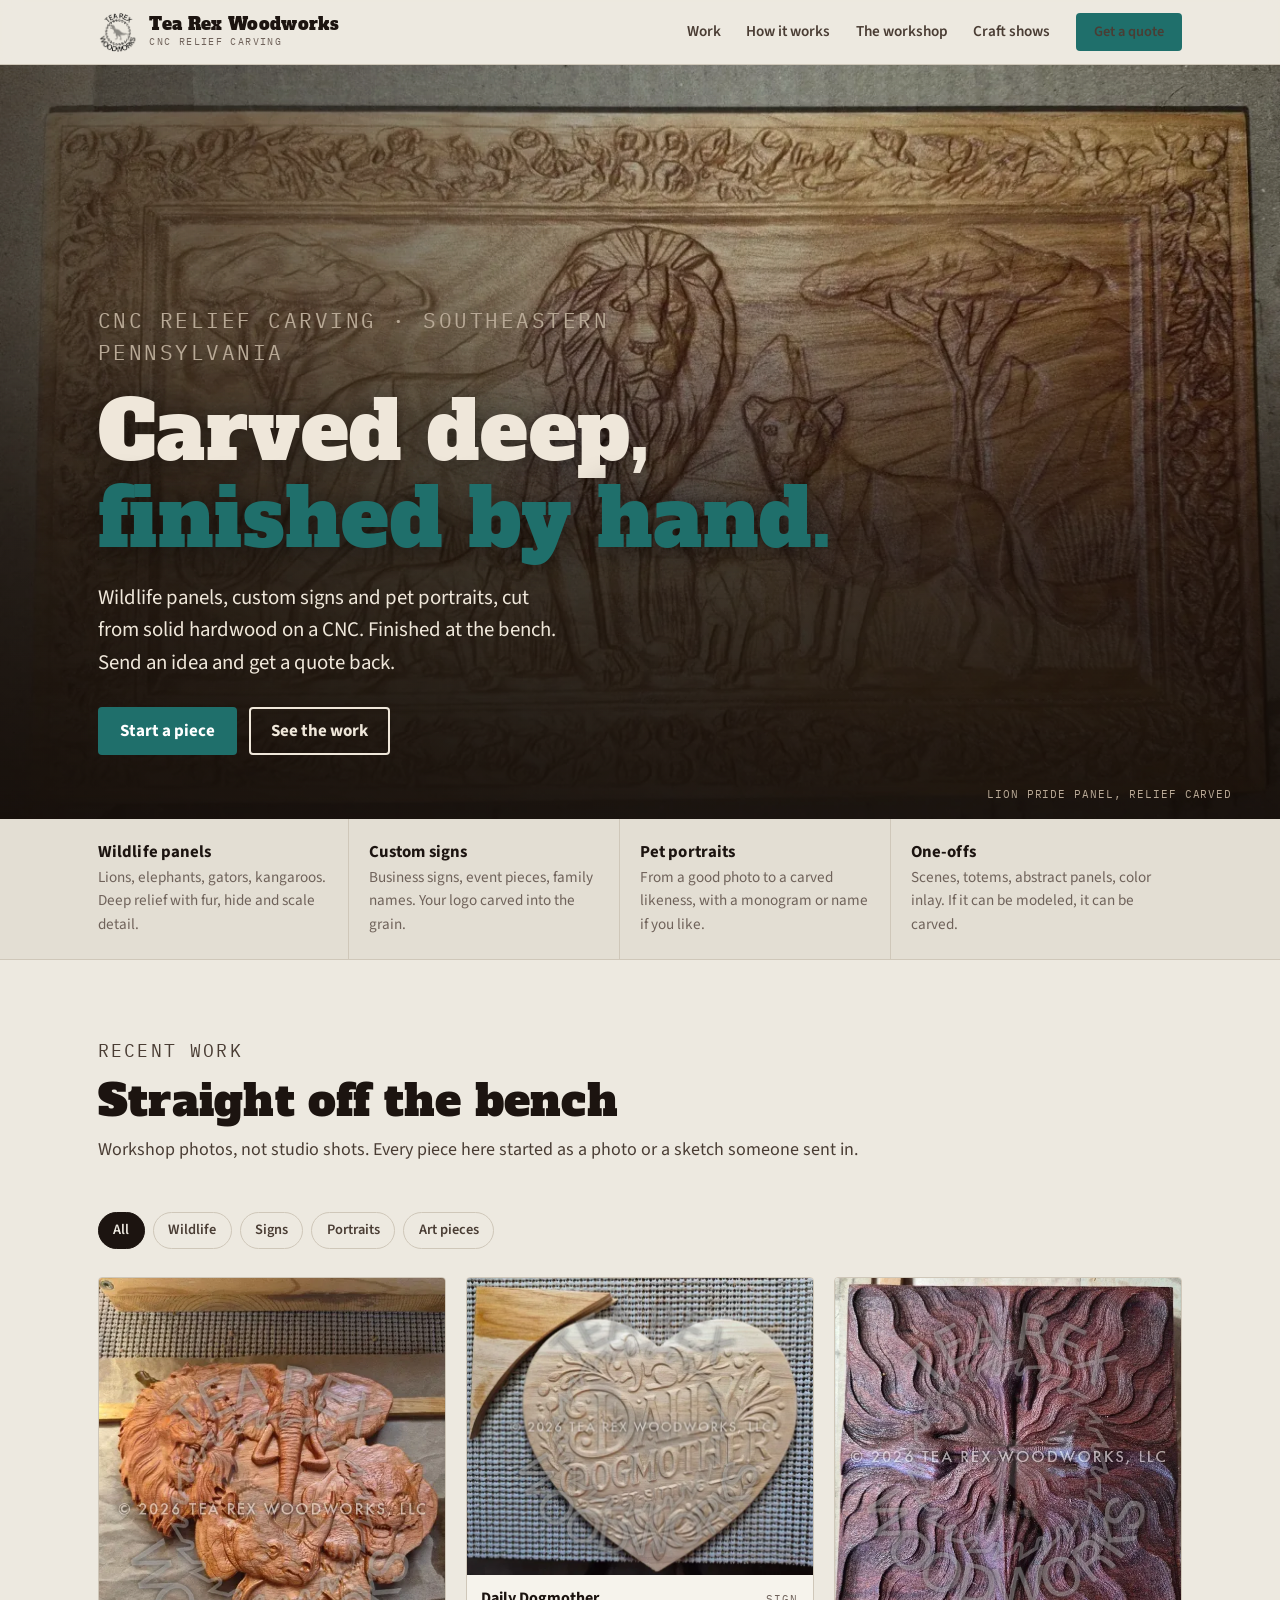
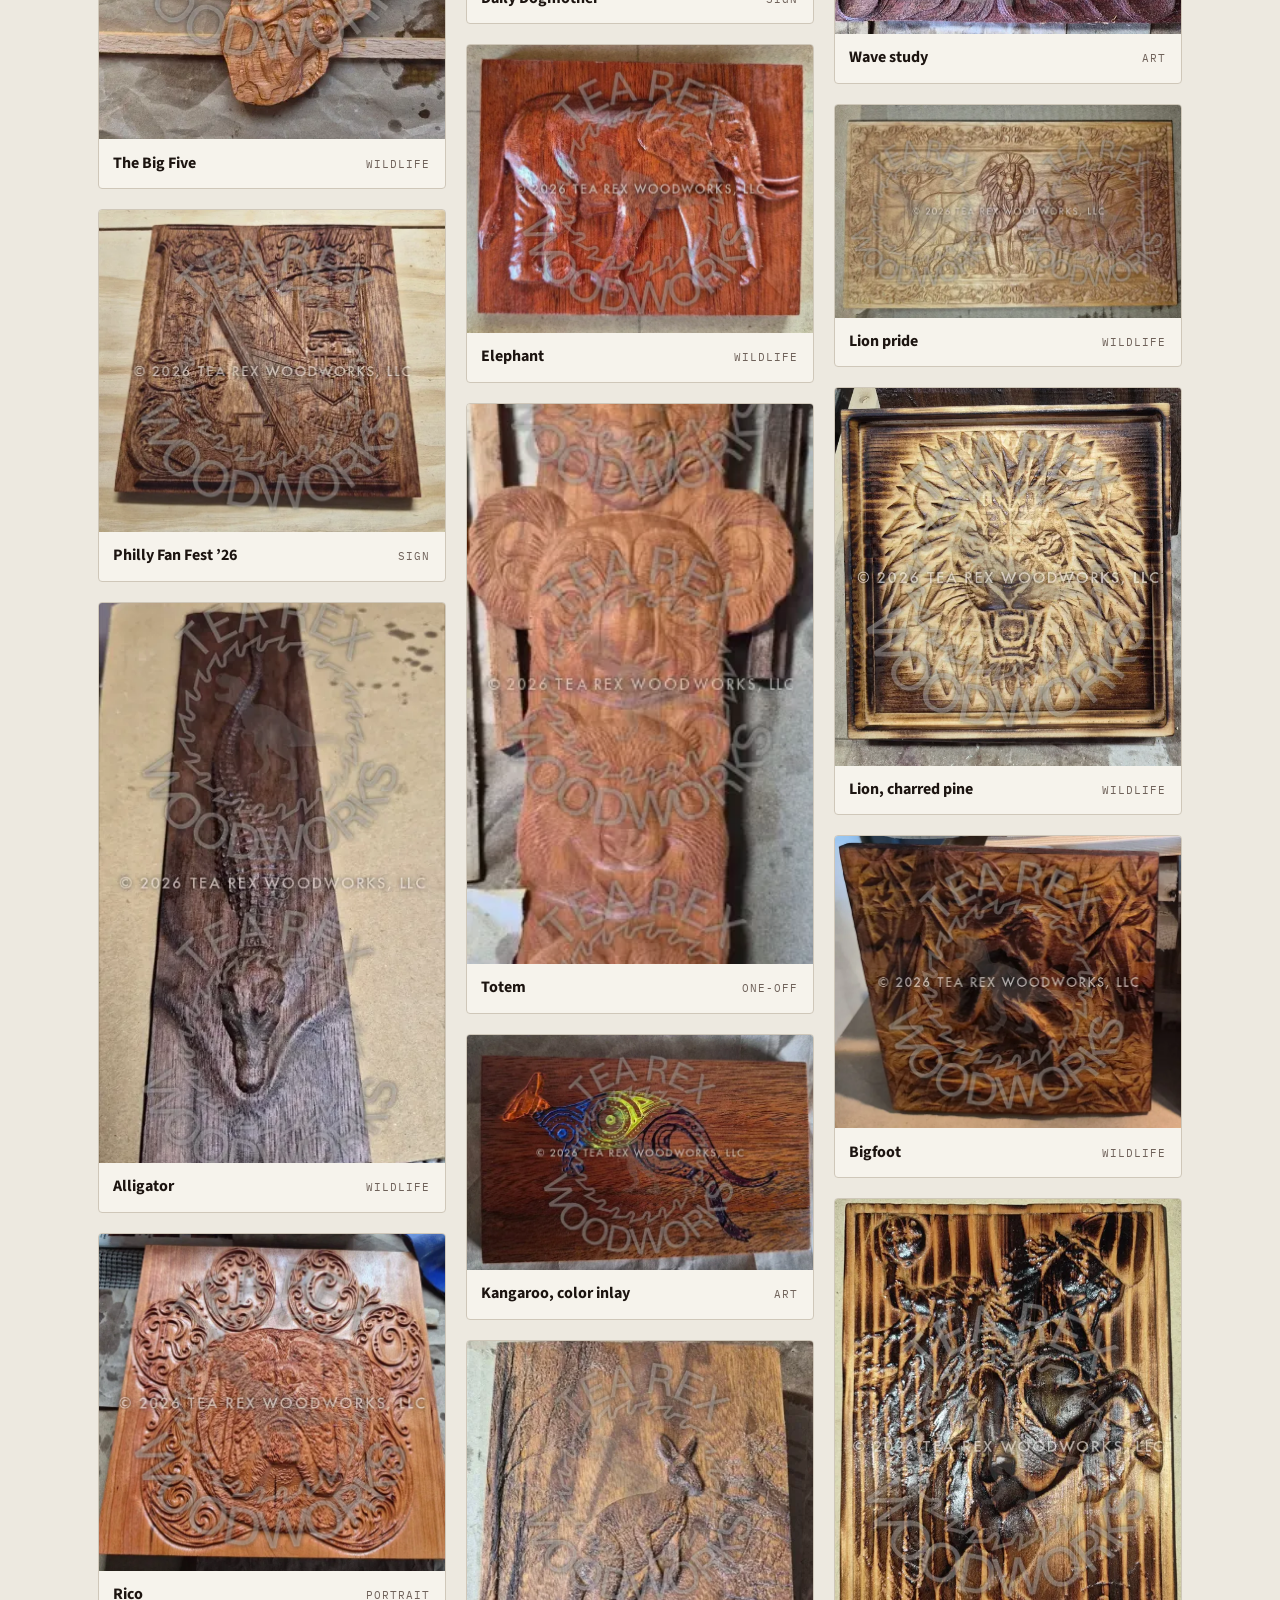
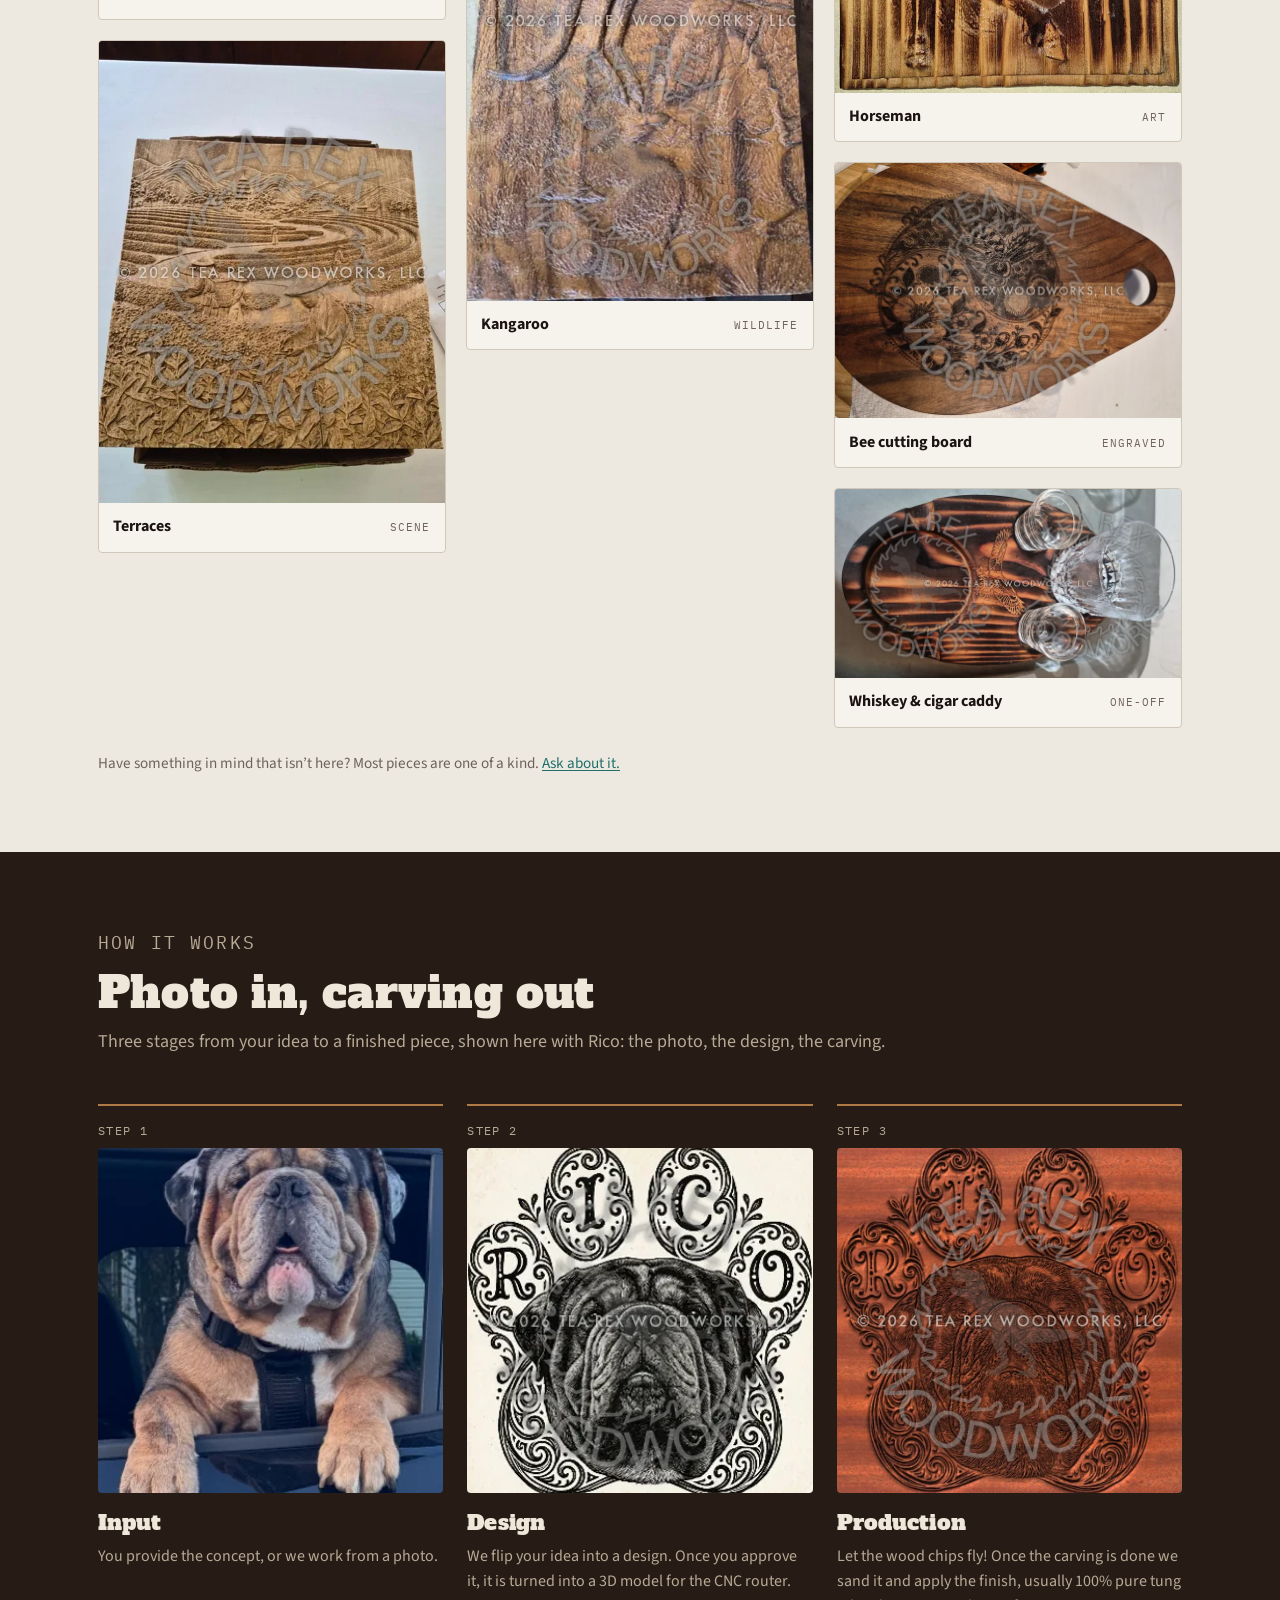
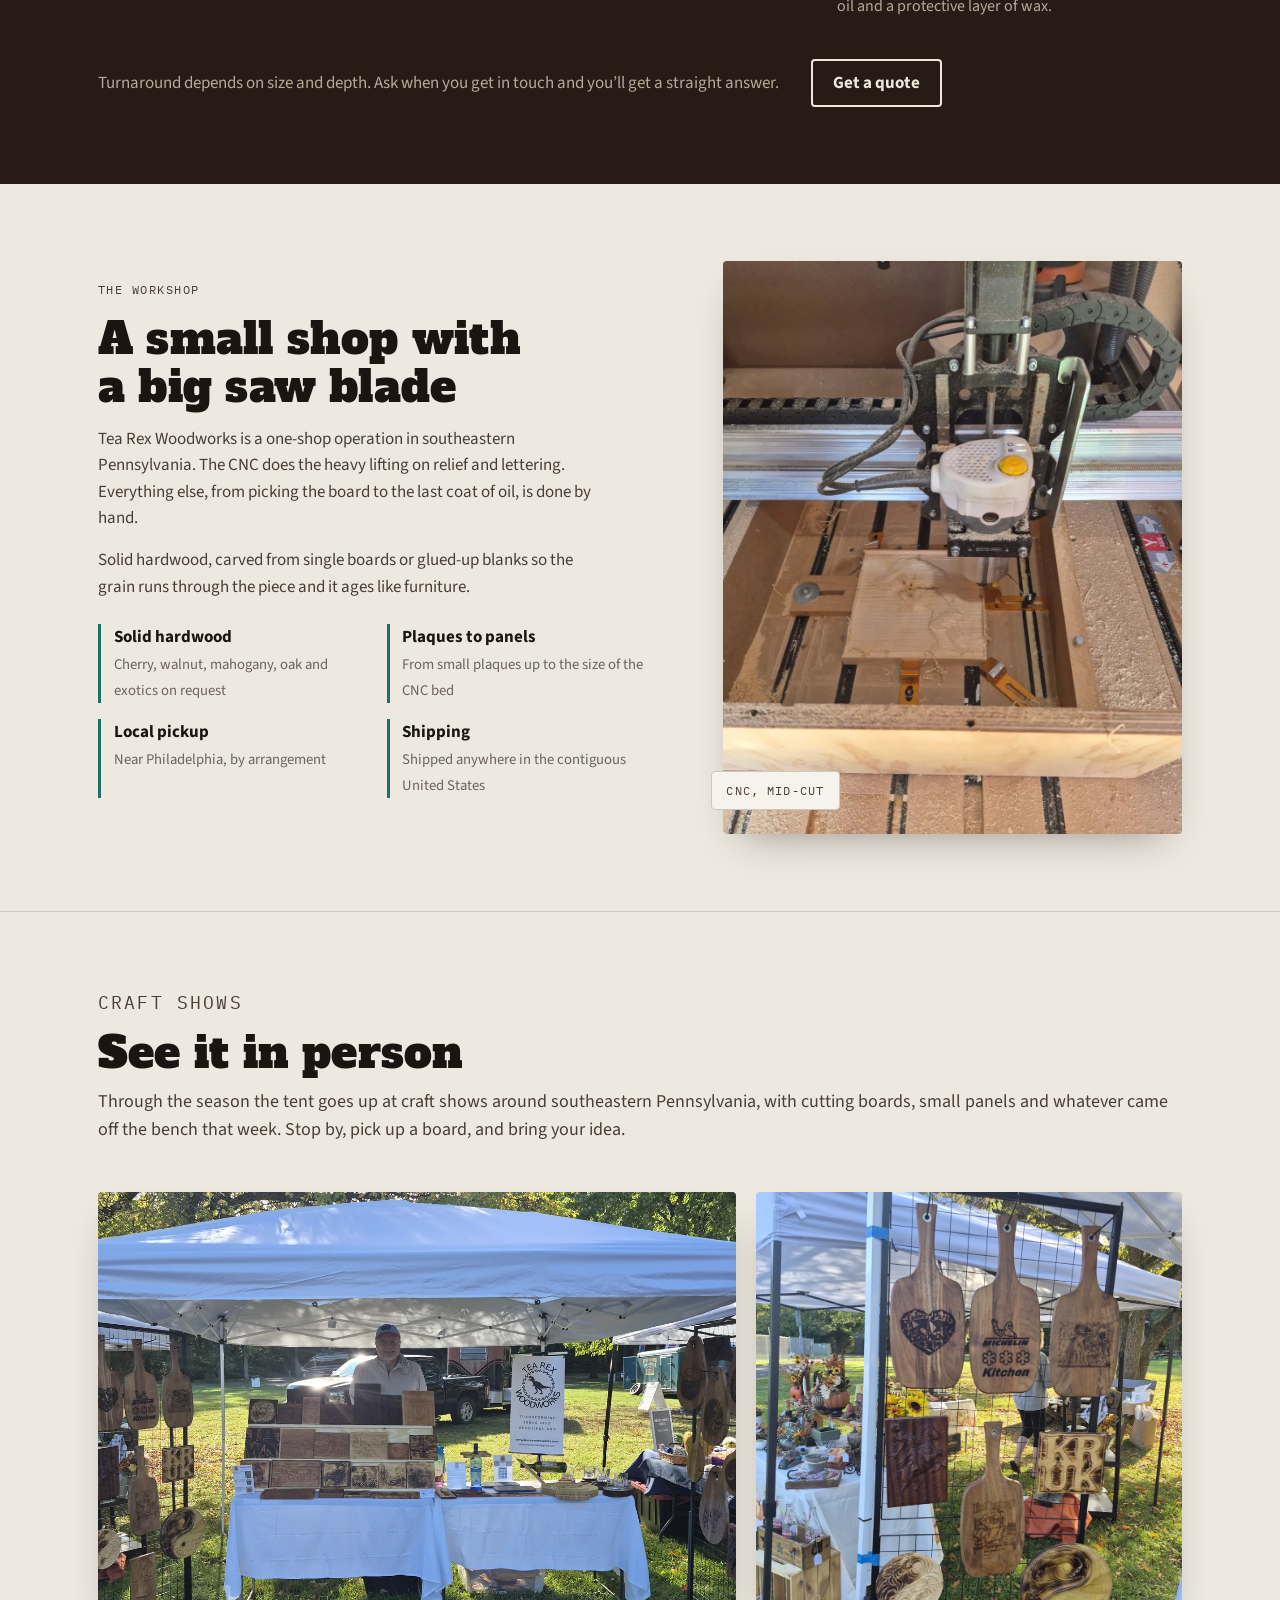
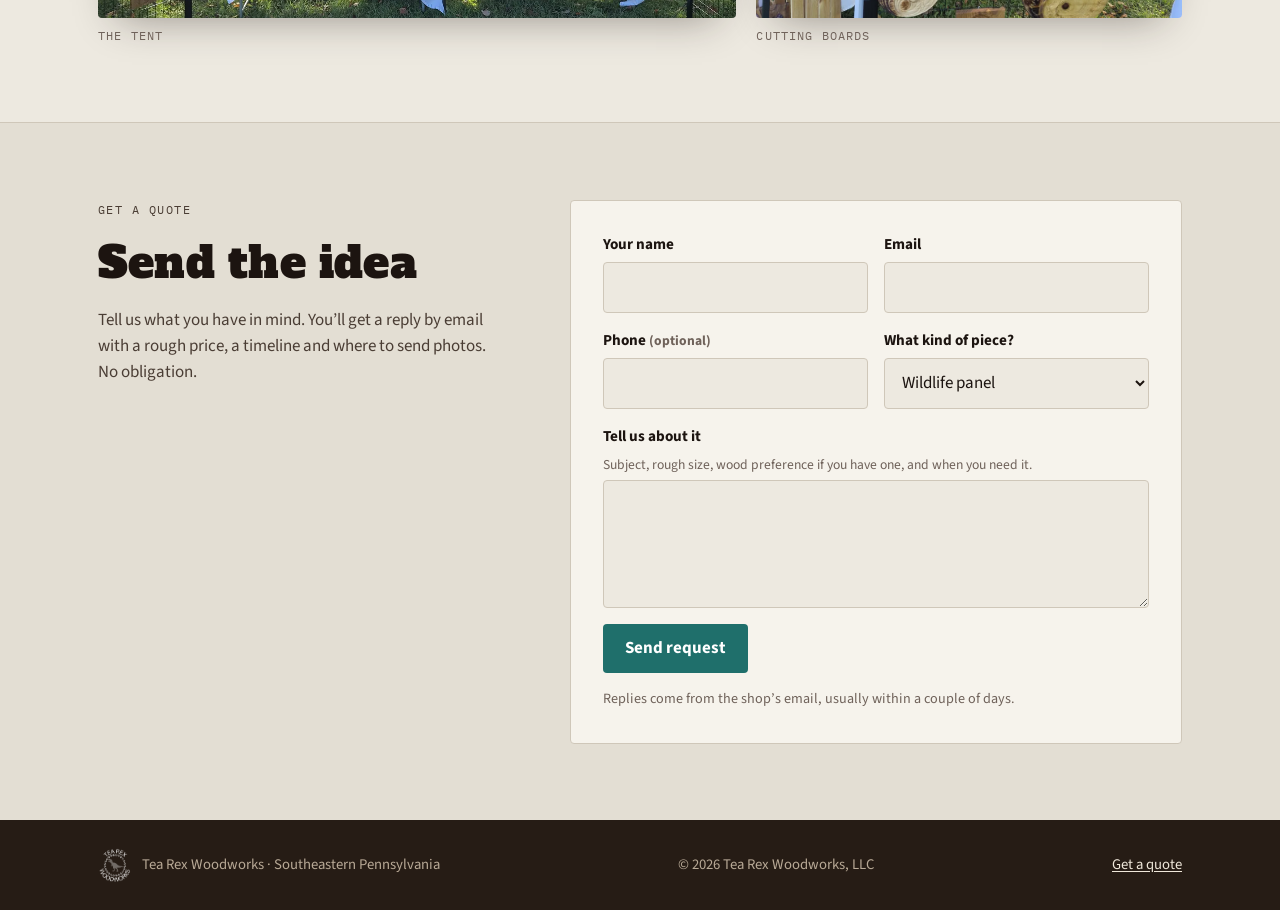
<file: site/index.html>
<!doctype html>
<html lang="en">
<head>
<meta charset="utf-8">
<meta name="viewport" content="width=device-width, initial-scale=1, viewport-fit=cover">
<title>Tea Rex Woodworks</title>
<meta name="description" content="CNC relief carvings, custom carved signs and pet portraits, cut from solid hardwood and hand-finished in southeastern Pennsylvania. Send an idea, get a quote.">
<meta property="og:title" content="Tea Rex Woodworks">
<meta property="og:description" content="Relief carvings, custom signs and portraits in solid hardwood. Carved deep, finished by hand.">
<meta property="og:image" content="img/lion-pride-v2-1400.webp">
<meta property="og:type" content="website">
<link rel="icon" href="img/logo-black.png" type="image/png">
<link rel="preconnect" href="https://fonts.googleapis.com">
<link rel="preconnect" href="https://fonts.gstatic.com" crossorigin>
<link rel="stylesheet" href="https://fonts.googleapis.com/css2?family=Alfa+Slab+One&family=IBM+Plex+Mono:wght@400;500&family=Source+Sans+3:ital,wght@0,400;0,600;0,700;1,400&display=swap">
<link rel="stylesheet" href="css/site.css?v=20261006">
</head>
<body>
<a class="skip" href="#work">Skip to the work</a>

<header class="site-header">
  <div class="wrap">
    <a class="brand" href="#top" aria-label="Tea Rex Woodworks, home">
      <img src="img/logo-black.png" alt="" width="40" height="40" class="logo-light">
      <span class="brand-name">Tea Rex Woodworks<small>CNC relief carving</small></span>
    </a>
    <button class="nav-toggle" aria-expanded="false" aria-controls="nav" aria-label="Menu">
      <svg width="22" height="22" viewBox="0 0 22 22" fill="none" stroke="currentColor" stroke-width="2" stroke-linecap="round" aria-hidden="true"><path d="M3 6h16M3 11h16M3 16h16"/></svg>
    </button>
    <nav class="nav" id="nav" aria-label="Site">
      <a href="#work">Work</a>
      <a href="#process">How it works</a>
      <a href="#shop">The workshop</a>
      <a href="#shows">Craft shows</a>
      <a href="#contact" class="btn btn-primary">Get a quote</a>
    </nav>
  </div>
</header>

<main id="top">

  <section class="hero" aria-labelledby="hero-title">
    <img class="hero-img" src="img/lion-pride-hero.webp" alt="Relief carving of a lion, lioness and cubs under acacia trees, framed by a carved vine border" width="1400" height="862" fetchpriority="high">
    <div class="wrap">
      <p class="eyebrow">CNC relief carving · Southeastern Pennsylvania</p>
      <h1 id="hero-title">Carved deep, <em>finished by hand.</em></h1>
      <p>Wildlife panels, custom signs and pet portraits, cut from solid hardwood on a CNC. Finished at the bench. Send an idea and get a quote back.</p>
      <div class="hero-cta">
        <a class="btn btn-primary" href="#contact">Start a piece</a>
        <a class="btn btn-ghost" href="#work">See the work</a>
      </div>
    </div>
    <span class="hero-caption">Lion pride panel, relief carved</span>
  </section>

  <section class="makes" aria-label="What we make">
    <div class="wrap">
      <div class="makes-item">
        <h3>Wildlife panels</h3>
        <p>Lions, elephants, gators, kangaroos. Deep relief with fur, hide and scale detail.</p>
      </div>
      <div class="makes-item">
        <h3>Custom signs</h3>
        <p>Business signs, event pieces, family names. Your logo carved into the grain.</p>
      </div>
      <div class="makes-item">
        <h3>Pet portraits</h3>
        <p>From a good photo to a carved likeness, with a monogram or name if you like.</p>
      </div>
      <div class="makes-item">
        <h3>One-offs</h3>
        <p>Scenes, totems, abstract panels, color inlay. If it can be modeled, it can be carved.</p>
      </div>
    </div>
  </section>

  <section class="section" id="work" aria-labelledby="work-title">
    <div class="wrap">
      <div class="section-head">
        <p class="eyebrow">Recent work</p>
        <h2 id="work-title">Straight off the bench</h2>
        <p>Workshop photos, not studio shots. Every piece here started as a photo or a sketch someone sent in.</p>
      </div>

      <div class="filters" role="group" aria-label="Filter the gallery">
        <button class="filter" data-filter="all" aria-pressed="true">All</button>
        <button class="filter" data-filter="wildlife" aria-pressed="false">Wildlife</button>
        <button class="filter" data-filter="signs" aria-pressed="false">Signs</button>
        <button class="filter" data-filter="portraits" aria-pressed="false">Portraits</button>
        <button class="filter" data-filter="art" aria-pressed="false">Art pieces</button>
      </div>

      <div class="gallery">
        <figure class="piece" data-kind="wildlife">
          <button type="button" data-full="img/big-five-v2-1400.webp"><img src="img/big-five-v2-700.webp" alt="Relief carving of the Big Five: lion, elephant, leopard, rhino and buffalo, arranged in one panel" width="700" height="933" loading="lazy"></button>
          <figcaption><strong>The Big Five</strong><span>Wildlife</span></figcaption>
        </figure>
        <figure class="piece" data-kind="signs">
          <button type="button" data-full="img/philly-sign-v2-1400.webp"><img src="img/philly-sign-v2-700.webp" alt="Carved sign for Philly Fan Fest 26 with a large letter N, soccer crest and Philadelphia landmarks" width="700" height="651" loading="lazy"></button>
          <figcaption><strong>Philly Fan Fest ’26</strong><span>Sign</span></figcaption>
        </figure>
        <figure class="piece" data-kind="wildlife">
          <button type="button" data-full="img/alligator-v2-1400.webp"><img src="img/alligator-v2-700.webp" alt="Tall narrow panel with an alligator carved in relief, viewed from above" width="700" height="1120" loading="lazy"></button>
          <figcaption><strong>Alligator</strong><span>Wildlife</span></figcaption>
        </figure>
        <figure class="piece" data-kind="portraits">
          <button type="button" data-full="img/rico-portrait-v2-1400.webp"><img src="img/rico-portrait-v2-700.webp" alt="Carved portrait of a dog named Rico inside a paw print, with the letters R I C O in the toes" width="700" height="683" loading="lazy"></button>
          <figcaption><strong>Rico</strong><span>Portrait</span></figcaption>
        </figure>
        <figure class="piece" data-kind="art">
          <button type="button" data-full="img/terraces-v2-1400.webp"><img src="img/terraces-v2-700.webp" alt="Relief carving of rice terraces with workers, a pagoda and mountains" width="700" height="933" loading="lazy"></button>
          <figcaption><strong>Terraces</strong><span>Scene</span></figcaption>
        </figure>
        <figure class="piece" data-kind="signs">
          <button type="button" data-full="img/dogmother-sign-v2-1400.webp"><img src="img/dogmother-sign-v2-700.webp" alt="Heart-shaped carved sign reading Daily Dogmother Pet Sitting with floral lettering" width="700" height="623" loading="lazy"></button>
          <figcaption><strong>Daily Dogmother</strong><span>Sign</span></figcaption>
        </figure>
        <figure class="piece" data-kind="wildlife">
          <button type="button" data-full="img/elephant-v2-1400.webp"><img src="img/elephant-v2-700.webp" alt="Elephant carved in relief on a reddish hardwood panel" width="700" height="582" loading="lazy"></button>
          <figcaption><strong>Elephant</strong><span>Wildlife</span></figcaption>
        </figure>
        <figure class="piece" data-kind="art">
          <button type="button" data-full="img/totem-v2-1400.webp"><img src="img/totem-v2-700.webp" alt="Tall carved totem with stacked animal faces" width="700" height="2013" loading="lazy"></button>
          <figcaption><strong>Totem</strong><span>One-off</span></figcaption>
        </figure>
        <figure class="piece" data-kind="art">
          <button type="button" data-full="img/kangaroo-color-v2-1400.webp"><img src="img/kangaroo-color-v2-700.webp" alt="Kangaroo in dot-work style carved into dark wood and filled with blue, yellow and orange color" width="700" height="476" loading="lazy"></button>
          <figcaption><strong>Kangaroo, color inlay</strong><span>Art</span></figcaption>
        </figure>
        <figure class="piece" data-kind="wildlife">
          <button type="button" data-full="img/kangaroo-relief-v2-1400.webp"><img src="img/kangaroo-relief-v2-700.webp" alt="Kangaroo carved in relief among bush and rocks on a figured hardwood board" width="700" height="1139" loading="lazy"></button>
          <figcaption><strong>Kangaroo</strong><span>Wildlife</span></figcaption>
        </figure>
        <figure class="piece" data-kind="art">
          <button type="button" data-full="img/wave-panel-v2-1400.webp"><img src="img/wave-panel-v2-700.webp" alt="Square panel of deep purple wood carved with flowing wave ridges meeting at the center" width="700" height="720" loading="lazy"></button>
          <figcaption><strong>Wave study</strong><span>Art</span></figcaption>
        </figure>
        <figure class="piece" data-kind="wildlife">
          <button type="button" data-full="img/lion-pride-v2-1400.webp"><img src="img/lion-pride-v2-700.webp" alt="Lion pride relief panel with a carved vine border" width="700" height="431" loading="lazy"></button>
          <figcaption><strong>Lion pride</strong><span>Wildlife</span></figcaption>
        </figure>
        <figure class="piece" data-kind="wildlife">
          <button type="button" data-full="img/lion-yakisugi-1400.webp"><img src="img/lion-yakisugi-700.webp" alt="Geometric lion face carved into pine with a charred, yakisugi-style finish" width="642" height="700" loading="lazy"></button>
          <figcaption><strong>Lion, charred pine</strong><span>Wildlife</span></figcaption>
        </figure>
        <figure class="piece" data-kind="wildlife">
          <button type="button" data-full="img/bigfoot-1400.webp"><img src="img/bigfoot-700.webp" alt="Relief carving of Bigfoot striding between trees, with a hand-chiseled background" width="700" height="591" loading="lazy"></button>
          <figcaption><strong>Bigfoot</strong><span>Wildlife</span></figcaption>
        </figure>
        <figure class="piece" data-kind="art">
          <button type="button" data-full="img/horseman-1400.webp"><img src="img/horseman-700.webp" alt="Relief carving of a rider on a rearing horse against a ridged, charred background" width="491" height="700" loading="lazy"></button>
          <figcaption><strong>Horseman</strong><span>Art</span></figcaption>
        </figure>
        <figure class="piece" data-kind="art">
          <button type="button" data-full="img/bee-cutting-board-1400.webp"><img src="img/bee-cutting-board-700.webp" alt="Walnut cutting board engraved with a bee inside a circular mandala pattern" width="700" height="516" loading="lazy"></button>
          <figcaption><strong>Bee cutting board</strong><span>Engraved</span></figcaption>
        </figure>
        <figure class="piece" data-kind="art">
          <button type="button" data-full="img/whiskey-caddy-1400.webp"><img src="img/whiskey-caddy-700.webp" alt="Oval charred-wood caddy with recesses for a whiskey glass, a shot glass and a cigar, engraved with an eagle" width="700" height="382" loading="lazy"></button>
          <figcaption><strong>Whiskey &amp; cigar caddy</strong><span>One-off</span></figcaption>
        </figure>
      </div>
      <p class="gallery-note">Have something in mind that isn’t here? Most pieces are one of a kind. <a href="#contact">Ask about it.</a></p>
    </div>
  </section>

  <section class="section process" id="process" aria-labelledby="process-title">
    <div class="wrap">
      <div class="section-head">
        <p class="eyebrow">How it works</p>
        <h2 id="process-title">Photo in, carving out</h2>
        <p>Three stages from your idea to a finished piece, shown here with Rico: the photo, the design, the carving.</p>
      </div>
      <ol class="steps">
        <li class="step">
          <img src="img/process-rico-photo.webp" alt="Photo of Rico, a brindle bulldog, leaning out of a car window" width="320" height="388" loading="lazy">
          <h3>Input</h3>
          <p>You provide the concept, or we work from a photo.</p>
        </li>
        <li class="step">
          <img src="img/process-rico-design.webp" alt="Black and white design of Rico’s face inside a paw print, with the letters R I C O in the toes" width="333" height="345" loading="lazy">
          <h3>Design</h3>
          <p>We flip your idea into a design. Once you approve it, it is turned into a 3D model for the CNC router.</p>
        </li>
        <li class="step">
          <img src="img/process-rico-carved.webp" alt="The finished Rico carving in reddish hardwood" width="786" height="800" loading="lazy">
          <h3>Production</h3>
          <p>Let the wood chips fly! Once the carving is done we sand it and apply the finish, usually 100% pure tung oil and a protective layer of wax.</p>
        </li>
      </ol>
      <div class="process-foot">
        <p>Turnaround depends on size and depth. Ask when you get in touch and you’ll get a straight answer.</p>
        <a class="btn btn-ghost" href="#contact">Get a quote</a>
      </div>
    </div>
  </section>

  <section class="section shop" id="shop" aria-labelledby="shop-title">
    <div class="wrap">
      <div class="shop-copy">
        <p class="eyebrow">The workshop</p>
        <h2 id="shop-title">A small shop with a big saw blade</h2>
        <p>Tea Rex Woodworks is a one-shop operation in southeastern Pennsylvania. The CNC does the heavy lifting on relief and lettering. Everything else, from picking the board to the last coat of oil, is done by hand.</p>
        <p>Solid hardwood, carved from single boards or glued-up blanks so the grain runs through the piece and it ages like furniture.</p>
        <ul class="facts">
          <li><strong>Solid hardwood</strong><span>Cherry, walnut, mahogany, oak and exotics on request</span></li>
          <li><strong>Plaques to panels</strong><span>From small plaques up to the size of the CNC bed</span></li>
          <li><strong>Local pickup</strong><span>Near Philadelphia, by arrangement</span></li>
          <li><strong>Shipping</strong><span>Shipped anywhere in the contiguous United States</span></li>
        </ul>
      </div>
      <div class="shop-img">
        <img src="img/shop-cnc-1400.webp" alt="The CNC router mid-cut, spindle over a hardwood blank with the gantry and dust in view" width="1400" height="1867" loading="lazy">
        <span class="badge">CNC, mid-cut</span>
      </div>
    </div>
  </section>

  <section class="section shows" id="shows" aria-labelledby="shows-title">
    <div class="wrap">
      <div class="section-head">
        <p class="eyebrow">Craft shows</p>
        <h2 id="shows-title">See it in person</h2>
        <p>Through the season the tent goes up at craft shows around southeastern Pennsylvania, with cutting boards, small panels and whatever came off the bench that week. Stop by, pick up a board, and bring your idea.</p>
      </div>
      <div class="shows-photos">
        <figure>
          <img src="img/craft-show-1400.webp" alt="The Tea Rex Woodworks tent at an outdoor craft show, carved boards and panels on the tables and the owner behind them" width="1400" height="825" loading="lazy">
          <figcaption>The tent</figcaption>
        </figure>
        <figure>
          <img src="img/cutting-boards-1400.webp" alt="Engraved cutting boards and small carved panels hanging on a wire grid at the show" width="1050" height="1400" loading="lazy">
          <figcaption>Cutting boards</figcaption>
        </figure>
      </div>
    </div>
  </section>

  <section class="section contact" id="contact" aria-labelledby="contact-title">
    <div class="wrap">
      <div class="contact-side">
        <p class="eyebrow">Get a quote</p>
        <h2 id="contact-title">Send the idea</h2>
        <p>Tell us what you have in mind. You’ll get a reply by email with a rough price, a timeline and where to send photos. No obligation.</p>
      </div>
      <form class="form" id="quote-form" action="https://tearex-contact.tearexwoodworks.workers.dev/submit" method="POST" data-turnstile-sitekey="">
        <p class="form-status" id="form-status" role="status" hidden></p>
        <input type="hidden" name="_t" id="f-t" value="">
        <input type="text" name="_honey" class="honey" tabindex="-1" autocomplete="off" aria-hidden="true">
        <div class="form-row">
          <div class="field">
            <label for="f-name">Your name</label>
            <input id="f-name" name="name" type="text" autocomplete="name" required maxlength="120">
          </div>
          <div class="field">
            <label for="f-email">Email</label>
            <input id="f-email" name="email" type="email" autocomplete="email" required>
          </div>
        </div>
        <div class="form-row">
          <div class="field">
            <label for="f-phone">Phone <small>(optional)</small></label>
            <input id="f-phone" name="phone" type="tel" autocomplete="tel">
          </div>
          <div class="field">
            <label for="f-kind">What kind of piece?</label>
            <select id="f-kind" name="kind">
              <option>Wildlife panel</option>
              <option>Custom sign</option>
              <option>Pet portrait</option>
              <option>Something else</option>
            </select>
          </div>
        </div>
        <div class="field">
          <label for="f-details">Tell us about it</label>
          <small>Subject, rough size, wood preference if you have one, and when you need it.</small>
          <textarea id="f-details" name="details" required minlength="8"></textarea>
        </div>
        <div class="turnstile" id="turnstile"></div>
        <div class="form-foot">
          <button class="btn btn-primary" type="submit">Send request</button>
          <small id="form-note">Replies come from the shop’s email, usually within a couple of days.</small>
        </div>
      </form>
    </div>
  </section>

</main>

<footer class="site-footer">
  <div class="wrap">
    <div class="footer-brand">
      <img src="img/logo-white.png" alt="" width="34" height="34">
      <span>Tea Rex Woodworks · Southeastern Pennsylvania</span>
    </div>
    <span>&copy; 2026 Tea Rex Woodworks, LLC</span>
    <span><a href="#contact">Get a quote</a></span>
  </div>
</footer>

<dialog class="lightbox" id="lightbox" aria-label="Larger view">
  <div class="lightbox-inner">
    <img alt="">
    <div class="lightbox-bar">
      <button type="button" data-prev aria-label="Previous">&#8592;</button>
      <span class="lightbox-caption"></span>
      <button type="button" data-next aria-label="Next">&#8594;</button>
      <button type="button" data-close aria-label="Close">&#215;</button>
    </div>
  </div>
</dialog>

<script src="js/site.js?v=20261025" defer></script>
</body>
</html>
</file>
<file: site/css/site.css>
/* Tea Rex Woodworks — site styles
   Tokens first (light), then dark overrides. Components only use tokens. */

:root {
  --ink: #1c1410;
  --ink-2: #4a3d34;
  --muted: #6f625a;
  --ground: #ede9e0;
  --ground-2: #e3ded3;
  --surface: #f6f3ec;
  --line: #cfc7b9;
  --dark: #261c15;
  --dark-2: #33261d;
  --on-dark: #efe7da;
  --on-dark-muted: #b8a996;
  --accent: #1f6f6b;
  --accent-ink: #ffffff;
  --accent-soft: #d9ebe9;
  --wood: #b07a46;
  --focus: #1f6f6b;
  --shadow: 0 18px 40px -20px rgba(28, 20, 16, .45);
  --logo-invert: 0;

  --display: "Alfa Slab One", "Rockwell", "Roboto Slab", Georgia, serif;
  --body: "Source Sans 3", "Source Sans Pro", "Helvetica Neue", Arial, sans-serif;
  --mono: "IBM Plex Mono", "SFMono-Regular", Menlo, Consolas, monospace;

  --measure: 62ch;
  --gutter: clamp(16px, 4vw, 48px);
  --wrap: 1180px;
  --radius: 4px;
  color-scheme: light;
}

@media (prefers-color-scheme: dark) {
  :root:not([data-theme="light"]) {
    --ink: #efe7da;
    --ink-2: #d5c9b8;
    --muted: #a99b88;
    --ground: #17110e;
    --ground-2: #1f1712;
    --surface: #241b15;
    --line: #3f3128;
    --dark: #0f0b09;
    --dark-2: #1a1310;
    --on-dark: #efe7da;
    --on-dark-muted: #a99b88;
    --accent: #5fb8b1;
    --accent-ink: #0f1c1b;
    --accent-soft: #1d3634;
    --wood: #c8905a;
    --focus: #5fb8b1;
    --shadow: 0 18px 40px -20px rgba(0, 0, 0, .8);
    --logo-invert: 1;
    color-scheme: dark;
  }
}
:root[data-theme="dark"] {
  --ink: #efe7da;
  --ink-2: #d5c9b8;
  --muted: #a99b88;
  --ground: #17110e;
  --ground-2: #1f1712;
  --surface: #241b15;
  --line: #3f3128;
  --dark: #0f0b09;
  --dark-2: #1a1310;
  --on-dark: #efe7da;
  --on-dark-muted: #a99b88;
  --accent: #5fb8b1;
  --accent-ink: #0f1c1b;
  --accent-soft: #1d3634;
  --wood: #c8905a;
  --focus: #5fb8b1;
  --shadow: 0 18px 40px -20px rgba(0, 0, 0, .8);
  --logo-invert: 1;
  color-scheme: dark;
}

/* ---------- base ---------- */
*, *::before, *::after { box-sizing: border-box; }
html { scroll-behavior: smooth; -webkit-text-size-adjust: 100%; }
@media (prefers-reduced-motion: reduce) {
  html { scroll-behavior: auto; }
  *, *::before, *::after { animation: none !important; transition: none !important; }
}
body {
  margin: 0;
  background: var(--ground);
  color: var(--ink);
  font-family: var(--body);
  font-size: 1.0625rem;
  line-height: 1.55;
  font-optical-sizing: auto;
}
img { max-width: 100%; height: auto; display: block; }
a { color: var(--accent); text-underline-offset: .15em; }
a:hover { text-decoration-thickness: 2px; }
:focus-visible { outline: 3px solid var(--focus); outline-offset: 3px; }
button { font: inherit; }
h1, h2, h3 { font-family: var(--display); font-weight: 400; line-height: 1.08; margin: 0; text-wrap: balance; letter-spacing: .005em; }
h2 { font-size: clamp(1.75rem, 1.2rem + 2.4vw, 2.75rem); }
h3 { font-size: 1.25rem; font-family: var(--body); font-weight: 700; line-height: 1.25; }
p { margin: 0; max-width: var(--measure); }
.eyebrow {
  font-family: var(--mono);
  font-size: .78rem;
  letter-spacing: .12em;
  text-transform: uppercase;
  color: var(--wood);
}
.wrap { width: min(var(--wrap), 100%); margin-inline: auto; padding-inline: var(--gutter); }
.section { padding-block: clamp(3.5rem, 6vw, 6.5rem); }
/* Anchor targets clear the sticky header. */
.section, .makes, #quote-form, #top { scroll-margin-top: 72px; }
.section-head { display: grid; gap: .75rem; margin-bottom: clamp(2rem, 4vw, 3rem); }
.section-head p { color: var(--ink-2); font-size: 1.125rem; max-width: none; }
.skip {
  position: absolute; left: 1rem; top: -4rem; z-index: 100;
  background: var(--accent); color: var(--accent-ink); padding: .5rem .9rem; border-radius: var(--radius);
}
.skip:focus { top: 1rem; }

/* ---------- buttons ---------- */
.btn {
  display: inline-flex; align-items: center; gap: .5rem;
  padding: .8rem 1.25rem;
  border-radius: var(--radius);
  border: 2px solid transparent;
  font-weight: 700; text-decoration: none; cursor: pointer;
  line-height: 1.1;
  transition: transform .15s ease, background-color .15s ease, border-color .15s ease;
}
.btn:hover { transform: translateY(-1px); }
.btn-primary { background: var(--accent); color: var(--accent-ink); }
.btn-primary:hover { text-decoration: none; }
.btn-ghost { background: transparent; color: inherit; border-color: currentColor; }
.btn-ghost:hover { text-decoration: none; }

/* ---------- header ---------- */
.site-header {
  position: sticky; top: env(safe-area-inset-top, 0px); z-index: 50;
  background: color-mix(in srgb, var(--ground) 88%, transparent);
  backdrop-filter: blur(10px); -webkit-backdrop-filter: blur(10px);
  border-bottom: 1px solid var(--line);
}
.site-header .wrap { display: flex; align-items: center; justify-content: space-between; gap: 1rem; min-height: 64px; }
.brand { display: flex; align-items: center; gap: .7rem; text-decoration: none; color: var(--ink); }
.brand img { width: 40px; height: 40px; filter: invert(var(--logo-invert)); }
.brand-name { font-family: var(--display); font-size: 1.05rem; letter-spacing: .02em; line-height: 1; }
.brand-name small { display: block; font-family: var(--mono); font-size: .62rem; letter-spacing: .14em; color: var(--muted); margin-top: .25rem; text-transform: uppercase; }
.nav { display: flex; align-items: center; gap: clamp(.75rem, 2vw, 1.75rem); }
.nav a { color: var(--ink-2); text-decoration: none; font-weight: 600; font-size: .95rem; }
.nav a:hover { color: var(--accent); }
.nav .btn { padding: .55rem 1rem; font-size: .9rem; }
.nav-toggle { display: none; }
@media (max-width: 760px) {
  .nav-toggle {
    display: inline-grid; place-items: center; width: 44px; height: 44px;
    background: none; border: 1px solid var(--line); border-radius: var(--radius); color: var(--ink); cursor: pointer;
  }
  .nav {
    position: absolute; left: 0; right: 0; top: 100%;
    flex-direction: column; align-items: stretch; gap: 0;
    background: var(--surface); border-bottom: 1px solid var(--line);
    padding: .5rem var(--gutter) 1rem;
  }
  .nav[hidden] { display: none; }
  .nav a { padding: .8rem 0; border-bottom: 1px solid var(--line); }
  .nav .btn { margin-top: .75rem; justify-content: center; border-bottom: 0; }
}

/* ---------- hero ---------- */
.hero { position: relative; background: var(--dark); color: var(--on-dark); overflow: hidden; }
.hero-img { position: absolute; inset: 0; width: 100%; height: 100%; object-fit: cover; object-position: center 40%; opacity: .92; }
/* Most of this fade is baked into lion-pride-hero.webp (tools/hero-image.py); this is the remainder. */
.hero::after {
  content: ""; position: absolute; inset: 0;
  background:
    linear-gradient(to top, rgba(20, 13, 9, .7) 0%, rgba(20, 13, 9, .4) 38%, rgba(20, 13, 9, .08) 70%, rgba(20, 13, 9, .02) 100%),
    linear-gradient(to right, rgba(20, 13, 9, .27), transparent 60%);
}
.hero .wrap {
  position: relative; z-index: 1;
  display: grid; gap: 1.25rem;
  padding-block: clamp(9rem, 22vw, 15rem) clamp(2.5rem, 5vw, 4rem);
}
.hero .eyebrow { color: var(--on-dark-muted); }
.hero h1 {
  font-size: clamp(2.4rem, 1.6rem + 4.6vw, 5rem);
  max-width: 14ch;
  text-shadow: 0 2px 30px rgba(0, 0, 0, .45);
}
.hero h1 em { font-style: normal; color: var(--accent); }
.hero p { font-size: clamp(1.05rem, 1rem + .5vw, 1.3rem); color: var(--on-dark); max-width: 46ch; }
.hero-cta { display: flex; flex-wrap: wrap; gap: .75rem; margin-top: .5rem; }
.hero .btn-ghost { color: var(--on-dark); }
.hero-caption {
  position: absolute; right: var(--gutter); bottom: 1rem; z-index: 1;
  font-family: var(--mono); font-size: .7rem; letter-spacing: .08em; text-transform: uppercase; color: var(--on-dark-muted);
}
@media (max-width: 640px) { .hero-caption { display: none; } }

/* ---------- what we make (strip) ---------- */
.makes { border-bottom: 1px solid var(--line); background: var(--ground-2); }
.makes .wrap { display: grid; grid-template-columns: repeat(auto-fit, minmax(210px, 1fr)); gap: 0; }
.makes-item { padding: 1.4rem 1.25rem 1.4rem 0; border-right: 1px solid var(--line); margin-right: 1.25rem; }
.makes-item:last-child { border-right: 0; margin-right: 0; }
.makes-item h3 { font-size: 1.05rem; margin-bottom: .2rem; }
.makes-item p { color: var(--muted); font-size: .95rem; }
@media (max-width: 760px) {
  .makes-item { border-right: 0; margin-right: 0; border-bottom: 1px solid var(--line); padding: 1rem 0; }
  .makes-item:last-child { border-bottom: 0; }
}

/* ---------- gallery ---------- */
.filters { display: flex; flex-wrap: wrap; gap: .5rem; margin-bottom: 1.75rem; }
.filter {
  background: transparent; color: var(--ink-2); border: 1px solid var(--line);
  border-radius: 999px; padding: .4rem .9rem; cursor: pointer; font-weight: 600; font-size: .9rem;
}
.filter[aria-pressed="true"] { background: var(--ink); color: var(--ground); border-color: var(--ink); }
.filter:hover { border-color: var(--ink-2); }
.gallery { columns: 3; column-gap: 1.25rem; }
@media (max-width: 960px) { .gallery { columns: 2; } }
@media (max-width: 560px) { .gallery { columns: 1; } }
.piece {
  break-inside: avoid; margin: 0 0 1.25rem;
  background: var(--surface); border: 1px solid var(--line); border-radius: var(--radius); overflow: hidden;
}
.piece[hidden] { display: none; }
.piece button {
  display: block; width: 100%; padding: 0; margin: 0; border: 0; background: none; cursor: zoom-in; text-align: left; color: inherit;
}
.piece img { width: 100%; max-height: 560px; object-fit: cover; transition: transform .35s ease; }
.piece button:hover img { transform: scale(1.02); }
.piece figcaption { display: flex; justify-content: space-between; align-items: baseline; gap: 1rem; padding: .7rem .9rem .8rem; }
.piece figcaption strong { font-weight: 700; font-size: 1rem; }
.piece figcaption span { font-family: var(--mono); font-size: .7rem; letter-spacing: .1em; text-transform: uppercase; color: var(--muted); white-space: nowrap; }
.gallery-note { margin-top: 1.5rem; color: var(--muted); font-size: .95rem; max-width: none; }

/* ---------- lightbox ---------- */
.lightbox { border: 0; padding: 0; background: transparent; max-width: min(96vw, 1400px); max-height: 96vh; }
.lightbox::backdrop { background: rgba(10, 6, 4, .92); }
.lightbox-inner { display: grid; gap: .75rem; justify-items: center; }
.lightbox img { max-height: 84vh; width: auto; max-width: 96vw; border-radius: var(--radius); box-shadow: var(--shadow); }
.lightbox-bar { display: flex; gap: 1rem; align-items: center; color: #efe7da; font-family: var(--mono); font-size: .85rem; }
.lightbox-bar button {
  background: rgba(255, 255, 255, .1); color: #efe7da; border: 1px solid rgba(255, 255, 255, .3);
  border-radius: 999px; width: 40px; height: 40px; cursor: pointer;
}
.lightbox-bar button:hover { background: rgba(255, 255, 255, .22); }

/* ---------- process ---------- */
.process { background: var(--dark); color: var(--on-dark); }
.process .eyebrow { color: var(--wood); }
.process .section-head p { color: var(--on-dark-muted); }
.steps { display: grid; grid-template-columns: repeat(3, 1fr); gap: 1.5rem; counter-reset: step; list-style: none; margin: 0; padding: 0; }
@media (max-width: 760px) { .steps { grid-template-columns: 1fr; max-width: 420px; } }
.step img { width: 100%; aspect-ratio: 1; object-fit: cover; border-radius: var(--radius); margin-bottom: .5rem; }
.step { border-top: 2px solid var(--wood); padding-top: 1rem; display: grid; gap: .5rem; align-content: start; }
.step::before {
  counter-increment: step; content: "Step " counter(step);
  font-family: var(--mono); font-size: .72rem; letter-spacing: .12em; text-transform: uppercase; color: var(--on-dark-muted);
}
.step h3 { font-family: var(--display); font-weight: 400; font-size: 1.35rem; }
.step p { color: var(--on-dark-muted); font-size: 1rem; }
.process-foot { margin-top: 2.5rem; display: flex; flex-wrap: wrap; gap: 1rem 2rem; align-items: center; color: var(--on-dark-muted); }
.process-foot p { max-width: none; }
.process-foot .btn-ghost { color: var(--on-dark); }

/* ---------- shop / about ---------- */
.shop .wrap { display: grid; grid-template-columns: 1.1fr .9fr; gap: clamp(2rem, 5vw, 5rem); align-items: center; }
@media (max-width: 860px) { .shop .wrap { grid-template-columns: 1fr; } }
.shop-copy { display: grid; gap: 1rem; }
.shop-copy p { color: var(--ink-2); }
.shop-img { position: relative; }
.shop-img img { border-radius: var(--radius); box-shadow: var(--shadow); aspect-ratio: 4 / 5; object-fit: cover; width: 100%; }
.shop-img .badge {
  position: absolute; left: -.75rem; bottom: 1.5rem;
  background: var(--surface); border: 1px solid var(--line); border-radius: var(--radius);
  padding: .6rem .9rem; font-family: var(--mono); font-size: .72rem; letter-spacing: .1em; text-transform: uppercase; color: var(--ink-2);
  box-shadow: var(--shadow);
}
.facts { display: grid; grid-template-columns: repeat(2, 1fr); gap: 1rem; margin-top: .5rem; padding: 0; list-style: none; }
@media (max-width: 480px) { .facts { grid-template-columns: 1fr; } }
.facts li { border-left: 3px solid var(--accent); padding-left: .8rem; }
.facts strong { display: block; font-weight: 700; }
.facts span { color: var(--muted); font-size: .92rem; }

/* ---------- craft shows ---------- */
.shows { border-top: 1px solid var(--line); }
.shows-photos { display: grid; grid-template-columns: 1.5fr 1fr; gap: 1.25rem; }
@media (max-width: 640px) { .shows-photos { grid-template-columns: 1fr; } }
.shows-photos figure { margin: 0; }
.shows-photos img { width: 100%; aspect-ratio: 3 / 2; object-fit: cover; border-radius: var(--radius); box-shadow: var(--shadow); }
.shows-photos figure:last-child img { aspect-ratio: 1; object-position: center 40%; }
@media (max-width: 640px) { .shows-photos figure:last-child img { aspect-ratio: 4 / 5; } }
.shows-photos figcaption { margin-top: .6rem; font-family: var(--mono); font-size: .72rem; letter-spacing: .1em; text-transform: uppercase; color: var(--muted); }

/* ---------- contact ---------- */
.contact { background: var(--ground-2); border-top: 1px solid var(--line); }
.contact .wrap { display: grid; grid-template-columns: .8fr 1.2fr; gap: clamp(2rem, 5vw, 5rem); }
@media (max-width: 860px) { .contact .wrap { grid-template-columns: 1fr; } }
.contact-side { display: grid; gap: 1.25rem; align-content: start; }
.contact-side p { color: var(--ink-2); }
.direct-line { font-weight: 700; font-size: 1.15rem; }
.direct-line a { color: var(--ink); text-decoration: none; }
.direct-line a:hover { color: var(--accent); }
.form { display: grid; gap: 1rem; background: var(--surface); border: 1px solid var(--line); border-radius: var(--radius); padding: clamp(1.25rem, 3vw, 2rem); }
.form-row { display: grid; grid-template-columns: 1fr 1fr; gap: 1rem; }
@media (max-width: 520px) { .form-row { grid-template-columns: 1fr; } }
.field { display: grid; gap: .35rem; }
.field label { font-weight: 700; font-size: .95rem; }
.field small { color: var(--muted); font-size: .85rem; }
.field input, .field select, .field textarea {
  font: inherit; color: var(--ink); background: var(--ground);
  border: 1px solid var(--line); border-radius: var(--radius); padding: .7rem .8rem; width: 100%;
}
.field textarea { min-height: 8rem; resize: vertical; }
.field input:focus, .field select:focus, .field textarea:focus { border-color: var(--accent); }
.form-foot { display: flex; flex-wrap: wrap; align-items: center; gap: 1rem; }
.form-foot small { color: var(--muted); }
.form-status { padding: .7rem .9rem; border-radius: var(--radius); font-weight: 600; border: 1px solid var(--line); outline: none; }
.form-status.is-ok { background: var(--accent-soft); color: var(--ink); border-color: var(--accent); }
.form-status.is-err { background: var(--surface); color: var(--ink); border-color: var(--wood); }
.honey { position: absolute; left: -9999px; }
.turnstile:empty { display: none; }
.turnstile { margin-top: .25rem; }

/* ---------- footer ---------- */
.site-footer { background: var(--dark); color: var(--on-dark-muted); font-size: .92rem; }
.site-footer .wrap { display: flex; flex-wrap: wrap; justify-content: space-between; align-items: center; gap: 1rem; padding-block: 1.75rem; }
.site-footer a { color: var(--on-dark); }
.site-footer img { width: 34px; height: 34px; opacity: .85; }
.footer-brand { display: flex; align-items: center; gap: .6rem; }
</file>
